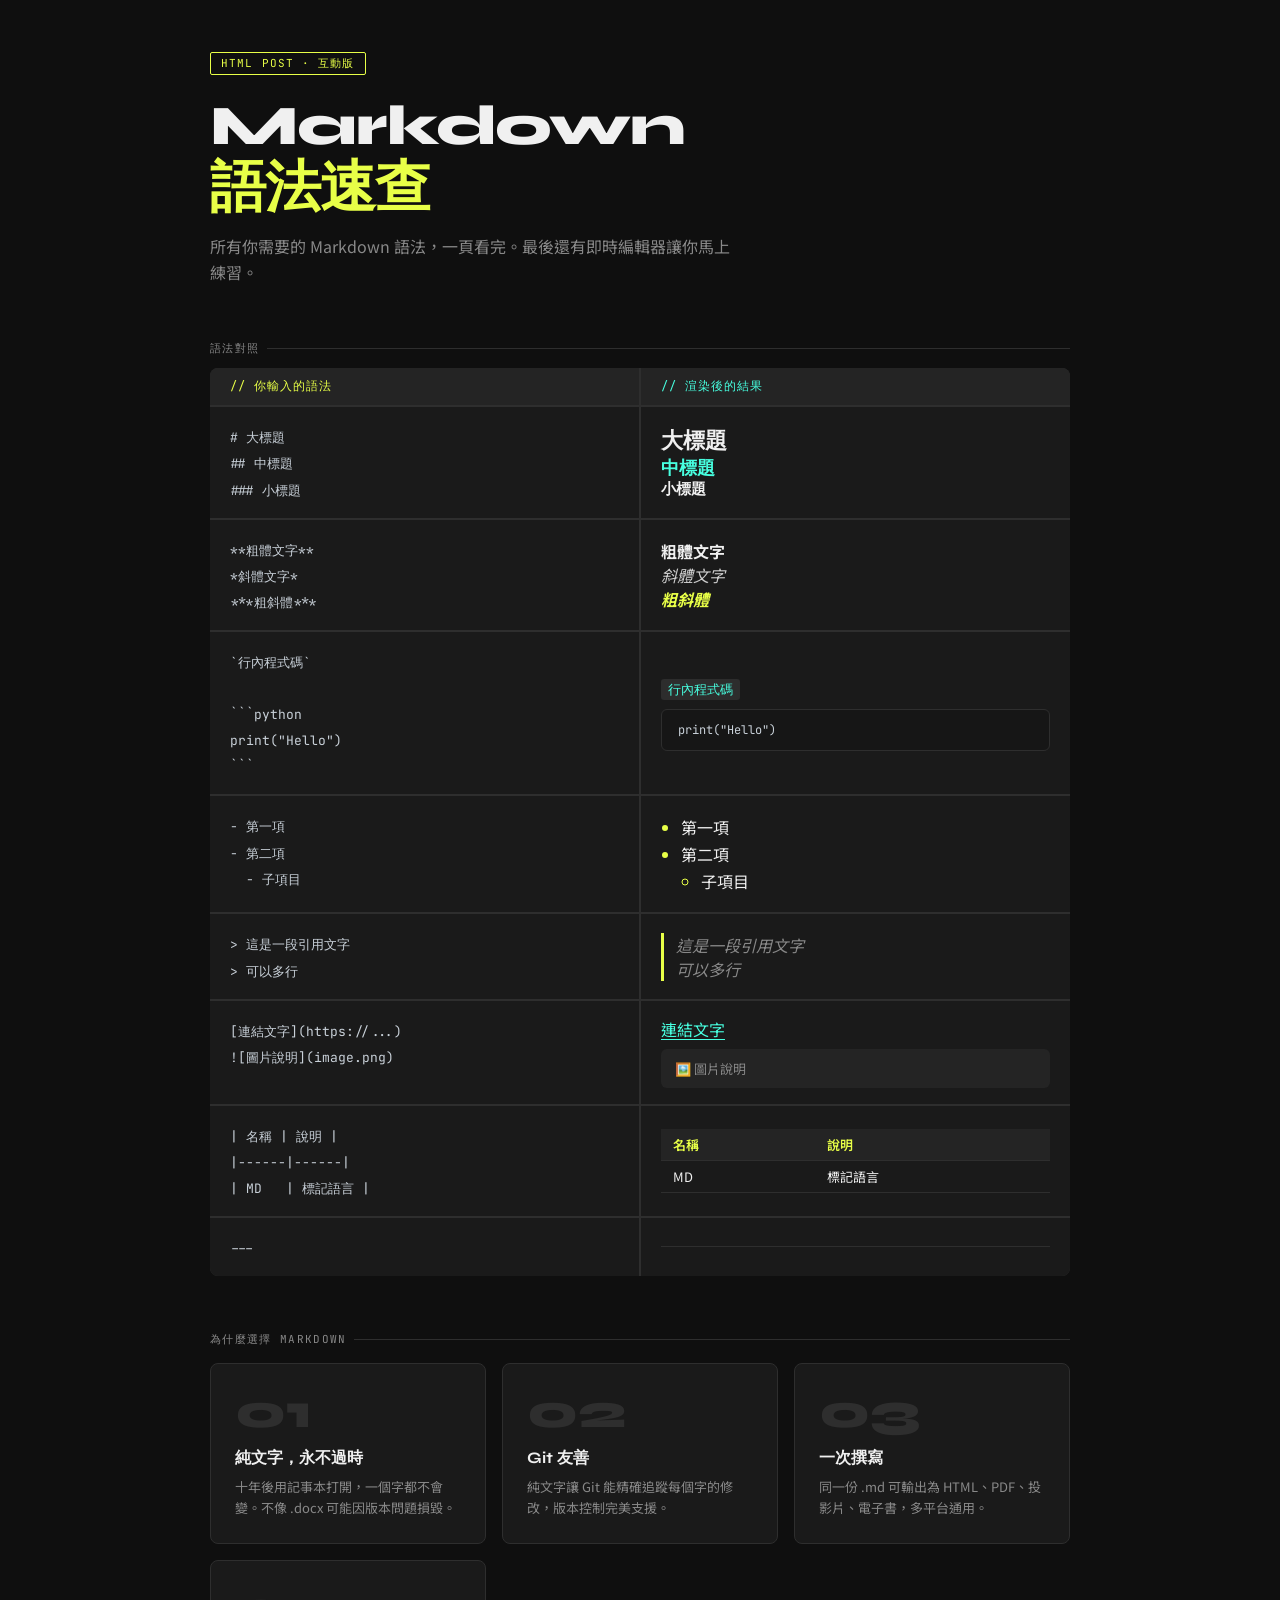
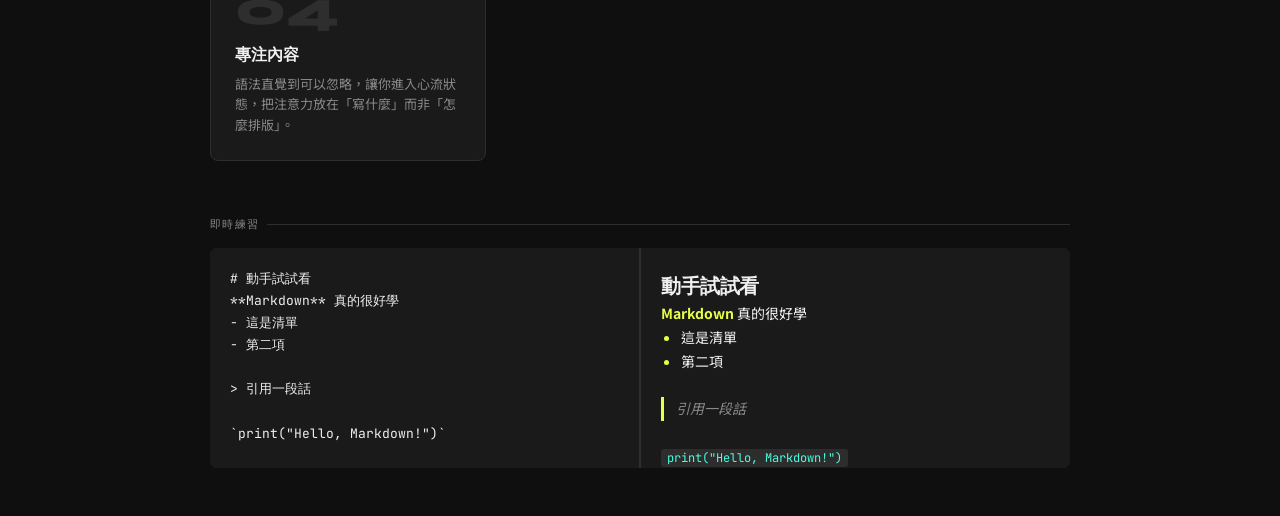
<file: posts/2026-03-04-test.html>
<!--
title: Markdown 語法速查：互動對照表
date: 2026-03-04
tags: [Markdown, 教學, 互動]
description: 左邊寫 Markdown，右邊即時看結果。一張表學完所有常用語法。
-->
<!DOCTYPE html>
<html lang="zh-TW">
<head>
<meta charset="UTF-8">
<meta name="viewport" content="width=device-width, initial-scale=1.0">
<title>Markdown 語法速查：互動對照表</title>
<style>
  @import url('https://fonts.googleapis.com/css2?family=Syne:wght@400;700;800&family=JetBrains+Mono:wght@400;600&family=Noto+Sans+TC:wght@400;500&display=swap');

  :root {
    --bg: #0f0f0f;
    --surface: #1a1a1a;
    --surface2: #242424;
    --border: #2e2e2e;
    --accent: #e8ff47;
    --accent2: #47ffe0;
    --text: #f0f0f0;
    --text-muted: #888;
    --green: #6aff8a;
    --red: #ff6a6a;
  }

  * { margin: 0; padding: 0; box-sizing: border-box; }

  body {
    background: var(--bg);
    color: var(--text);
    font-family: 'Noto Sans TC', sans-serif;
    min-height: 100vh;
    padding: 48px 24px;
  }

  .hero {
    max-width: 860px;
    margin: 0 auto 56px;
    position: relative;
  }

  .tag {
    display: inline-block;
    font-family: 'JetBrains Mono', monospace;
    font-size: 11px;
    color: var(--accent);
    border: 1px solid var(--accent);
    padding: 3px 10px;
    border-radius: 2px;
    letter-spacing: 0.1em;
    text-transform: uppercase;
    margin-bottom: 20px;
  }

  h1 {
    font-family: 'Syne', sans-serif;
    font-size: clamp(32px, 5vw, 56px);
    font-weight: 800;
    line-height: 1.1;
    letter-spacing: -0.02em;
    margin-bottom: 16px;
  }

  h1 span {
    color: var(--accent);
  }

  .subtitle {
    color: var(--text-muted);
    font-size: 16px;
    line-height: 1.6;
    max-width: 520px;
  }

  /* ── 對照表 ── */
  .demo-section {
    max-width: 860px;
    margin: 0 auto 40px;
  }

  .section-label {
    font-family: 'JetBrains Mono', monospace;
    font-size: 11px;
    color: var(--text-muted);
    text-transform: uppercase;
    letter-spacing: 0.12em;
    margin-bottom: 12px;
    display: flex;
    align-items: center;
    gap: 8px;
  }

  .section-label::after {
    content: '';
    flex: 1;
    height: 1px;
    background: var(--border);
  }

  .compare-grid {
    display: grid;
    grid-template-columns: 1fr 1fr;
    gap: 2px;
    background: var(--border);
    border-radius: 8px;
    overflow: hidden;
  }

  .col-header {
    background: var(--surface2);
    padding: 10px 20px;
    font-family: 'JetBrains Mono', monospace;
    font-size: 12px;
    color: var(--text-muted);
    letter-spacing: 0.08em;
  }

  .col-header.syntax { color: var(--accent); }
  .col-header.result { color: var(--accent2); }

  .compare-row {
    display: contents;
  }

  .compare-row:hover .cell {
    background: #1f1f1f;
  }

  .cell {
    background: var(--surface);
    padding: 16px 20px;
    transition: background 0.15s;
  }

  .cell code, .syntax-cell {
    font-family: 'JetBrains Mono', monospace;
    font-size: 13px;
    color: #c9d1d9;
    line-height: 1.7;
    white-space: pre;
  }

  .result-cell {
    display: flex;
    align-items: center;
  }

  .result-cell .inner { width: 100%; }

  /* rendered styles */
  .r-h1 { font-family: 'Syne', sans-serif; font-size: 22px; font-weight: 800; }
  .r-h2 { font-family: 'Syne', sans-serif; font-size: 18px; font-weight: 700; color: var(--accent2); }
  .r-h3 { font-family: 'Syne', sans-serif; font-size: 15px; font-weight: 700; }
  .r-bold { font-weight: 700; }
  .r-italic { font-style: italic; color: #ccc; }
  .r-bold-italic { font-weight: 700; font-style: italic; color: var(--accent); }
  .r-code {
    font-family: 'JetBrains Mono', monospace;
    font-size: 13px;
    background: #2d2d2d;
    padding: 2px 7px;
    border-radius: 3px;
    color: var(--accent2);
  }
  .r-hr { border: none; border-top: 1px solid var(--border); width: 100%; }
  .r-quote {
    border-left: 3px solid var(--accent);
    padding-left: 12px;
    color: var(--text-muted);
    font-style: italic;
  }
  .r-ul { padding-left: 20px; }
  .r-ul li { margin: 3px 0; }
  .r-ul li::marker { color: var(--accent); }
  .r-link { color: var(--accent2); text-decoration: underline; text-underline-offset: 3px; }
  .r-img-hint {
    display: flex; align-items: center; gap: 8px;
    background: var(--surface2); border-radius: 6px;
    padding: 10px 14px; font-size: 13px; color: var(--text-muted);
  }
  .r-codeblock {
    background: #161616;
    border: 1px solid var(--border);
    border-radius: 6px;
    padding: 12px 16px;
    font-family: 'JetBrains Mono', monospace;
    font-size: 12px;
    color: #c9d1d9;
    white-space: pre;
  }
  .r-table { width: 100%; border-collapse: collapse; font-size: 13px; }
  .r-table th {
    background: var(--surface2); padding: 6px 12px;
    text-align: left; font-weight: 600; color: var(--accent);
    border-bottom: 1px solid var(--border);
  }
  .r-table td { padding: 6px 12px; border-bottom: 1px solid var(--border); }

  /* ── 優點卡片 ── */
  .advantages {
    max-width: 860px;
    margin: 56px auto 0;
  }

  .adv-grid {
    display: grid;
    grid-template-columns: repeat(auto-fit, minmax(240px, 1fr));
    gap: 16px;
    margin-top: 16px;
  }

  .adv-card {
    background: var(--surface);
    border: 1px solid var(--border);
    border-radius: 8px;
    padding: 24px;
    position: relative;
    overflow: hidden;
    transition: border-color 0.2s, transform 0.2s;
  }

  .adv-card:hover {
    border-color: var(--accent);
    transform: translateY(-3px);
  }

  .adv-card::before {
    content: '';
    position: absolute;
    top: 0; left: 0; right: 0;
    height: 2px;
    background: linear-gradient(90deg, var(--accent), var(--accent2));
    opacity: 0;
    transition: opacity 0.2s;
  }

  .adv-card:hover::before { opacity: 1; }

  .adv-num {
    font-family: 'Syne', sans-serif;
    font-size: 48px;
    font-weight: 800;
    color: var(--border);
    line-height: 1;
    margin-bottom: 12px;
    transition: color 0.2s;
  }

  .adv-card:hover .adv-num { color: var(--accent); }

  .adv-title {
    font-family: 'Syne', sans-serif;
    font-size: 16px;
    font-weight: 700;
    margin-bottom: 8px;
  }

  .adv-desc { font-size: 13px; color: var(--text-muted); line-height: 1.6; }

  /* ── interactive demo ── */
  .live-demo {
    max-width: 860px;
    margin: 56px auto 0;
  }

  .editor-wrap {
    display: grid;
    grid-template-columns: 1fr 1fr;
    gap: 2px;
    background: var(--border);
    border-radius: 8px;
    overflow: hidden;
    margin-top: 16px;
  }

  textarea {
    background: var(--surface);
    color: var(--text);
    border: none;
    padding: 20px;
    font-family: 'JetBrains Mono', monospace;
    font-size: 13px;
    line-height: 1.7;
    resize: none;
    height: 220px;
    outline: none;
  }

  #preview {
    background: var(--surface);
    padding: 20px;
    font-size: 14px;
    line-height: 1.7;
    overflow-y: auto;
    height: 220px;
  }

  #preview h1, #preview h2, #preview h3 { font-family: 'Syne', sans-serif; margin: 8px 0 4px; }
  #preview h1 { font-size: 20px; }
  #preview h2 { font-size: 17px; color: var(--accent2); }
  #preview strong { color: var(--accent); }
  #preview em { color: #ccc; }
  #preview code { font-family: 'JetBrains Mono', monospace; background: #2d2d2d; padding: 1px 6px; border-radius: 3px; color: var(--accent2); font-size: 12px; }
  #preview ul { padding-left: 20px; }
  #preview ul li::marker { color: var(--accent); }
  #preview blockquote { border-left: 3px solid var(--accent); padding-left: 12px; color: var(--text-muted); font-style: italic; }
  #preview hr { border: none; border-top: 1px solid var(--border); margin: 12px 0; }
  #preview a { color: var(--accent2); }
  #preview p { margin: 4px 0; }

  @media (max-width: 600px) {
    .compare-grid, .editor-wrap { grid-template-columns: 1fr; }
    .col-header.result, .result-cell { display: none; }
  }
</style>
</head>
<body>

<div class="hero">
  <div class="tag">HTML Post · 互動版</div>
  <h1>Markdown<br><span>語法速查</span></h1>
  <p class="subtitle">所有你需要的 Markdown 語法，一頁看完。最後還有即時編輯器讓你馬上練習。</p>
</div>

<!-- 對照表 -->
<div class="demo-section">
  <div class="section-label">語法對照</div>
  <div class="compare-grid">
    <div class="col-header syntax">// 你輸入的語法</div>
    <div class="col-header result">// 渲染後的結果</div>

    <!-- 標題 -->
    <div class="cell"><code># 大標題
## 中標題
### 小標題</code></div>
    <div class="cell result-cell"><div class="inner">
      <div class="r-h1">大標題</div>
      <div class="r-h2">中標題</div>
      <div class="r-h3">小標題</div>
    </div></div>

    <!-- 強調 -->
    <div class="cell"><code>**粗體文字**
*斜體文字*
***粗斜體***</code></div>
    <div class="cell result-cell"><div class="inner">
      <div><span class="r-bold">粗體文字</span></div>
      <div><span class="r-italic">斜體文字</span></div>
      <div><span class="r-bold-italic">粗斜體</span></div>
    </div></div>

    <!-- 程式碼 -->
    <div class="cell"><code>`行內程式碼`

```python
print("Hello")
```</code></div>
    <div class="cell result-cell"><div class="inner">
      <div style="margin-bottom:10px"><span class="r-code">行內程式碼</span></div>
      <div class="r-codeblock">print("Hello")</div>
    </div></div>

    <!-- 清單 -->
    <div class="cell"><code>- 第一項
- 第二項
  - 子項目</code></div>
    <div class="cell result-cell"><div class="inner">
      <ul class="r-ul">
        <li>第一項</li>
        <li>第二項
          <ul class="r-ul"><li>子項目</li></ul>
        </li>
      </ul>
    </div></div>

    <!-- 引用 -->
    <div class="cell"><code>> 這是一段引用文字
> 可以多行</code></div>
    <div class="cell result-cell"><div class="inner">
      <blockquote class="r-quote">這是一段引用文字<br>可以多行</blockquote>
    </div></div>

    <!-- 連結與圖片 -->
    <div class="cell"><code>[連結文字](https://...)
![圖片說明](image.png)</code></div>
    <div class="cell result-cell"><div class="inner">
      <div style="margin-bottom:8px"><a class="r-link" href="#">連結文字</a></div>
      <div class="r-img-hint">🖼️ 圖片說明</div>
    </div></div>

    <!-- 表格 -->
    <div class="cell"><code>| 名稱 | 說明 |
|------|------|
| MD   | 標記語言 |</code></div>
    <div class="cell result-cell"><div class="inner">
      <table class="r-table">
        <tr><th>名稱</th><th>說明</th></tr>
        <tr><td>MD</td><td>標記語言</td></tr>
      </table>
    </div></div>

    <!-- 分隔線 -->
    <div class="cell"><code>---</code></div>
    <div class="cell result-cell"><div class="inner">
      <hr class="r-hr">
    </div></div>
  </div>
</div>

<!-- 優點卡片 -->
<div class="advantages">
  <div class="section-label">為什麼選擇 Markdown</div>
  <div class="adv-grid">
    <div class="adv-card">
      <div class="adv-num">01</div>
      <div class="adv-title">純文字，永不過時</div>
      <div class="adv-desc">十年後用記事本打開，一個字都不會變。不像 .docx 可能因版本問題損毀。</div>
    </div>
    <div class="adv-card">
      <div class="adv-num">02</div>
      <div class="adv-title">Git 友善</div>
      <div class="adv-desc">純文字讓 Git 能精確追蹤每個字的修改，版本控制完美支援。</div>
    </div>
    <div class="adv-card">
      <div class="adv-num">03</div>
      <div class="adv-title">一次撰寫</div>
      <div class="adv-desc">同一份 .md 可輸出為 HTML、PDF、投影片、電子書，多平台通用。</div>
    </div>
    <div class="adv-card">
      <div class="adv-num">04</div>
      <div class="adv-title">專注內容</div>
      <div class="adv-desc">語法直覺到可以忽略，讓你進入心流狀態，把注意力放在「寫什麼」而非「怎麼排版」。</div>
    </div>
  </div>
</div>

<!-- 即時編輯器 -->
<div class="live-demo">
  <div class="section-label">即時練習</div>
  <div class="editor-wrap">
    <textarea id="editor" placeholder="在這裡輸入 Markdown...
# 試試看標題
**粗體** 和 *斜體*
- 清單項目"># 動手試試看
**Markdown** 真的很好學
- 這是清單
- 第二項

> 引用一段話

`print("Hello, Markdown!")`</textarea>
    <div id="preview"></div>
  </div>
</div>

<script>
  // Simple Markdown parser for demo
  function parseMarkdown(md) {
    return md
      .replace(/&/g,'&amp;').replace(/</g,'&lt;').replace(/>/g,'&gt;')
      // restore blockquote >
      .replace(/^&gt; (.+)$/gm, '<blockquote>$1</blockquote>')
      .replace(/^### (.+)$/gm, '<h3>$1</h3>')
      .replace(/^## (.+)$/gm, '<h2>$1</h2>')
      .replace(/^# (.+)$/gm, '<h1>$1</h1>')
      .replace(/\*\*\*(.+?)\*\*\*/g, '<strong><em>$1</em></strong>')
      .replace(/\*\*(.+?)\*\*/g, '<strong>$1</strong>')
      .replace(/\*(.+?)\*/g, '<em>$1</em>')
      .replace(/`([^`]+)`/g, '<code>$1</code>')
      .replace(/^---$/gm, '<hr>')
      .replace(/^- (.+)$/gm, '<li>$1</li>')
      .replace(/(<li>.*<\/li>)/s, '<ul>$1</ul>')
      .replace(/\[(.+?)\]\((.+?)\)/g, '<a href="$2">$1</a>')
      .replace(/\n(?!<)/g, '<br>');
  }

  const editor = document.getElementById('editor');
  const preview = document.getElementById('preview');

  function update() {
    preview.innerHTML = parseMarkdown(editor.value);
  }

  editor.addEventListener('input', update);
  update();
</script>
</body>
</html>
</file>
